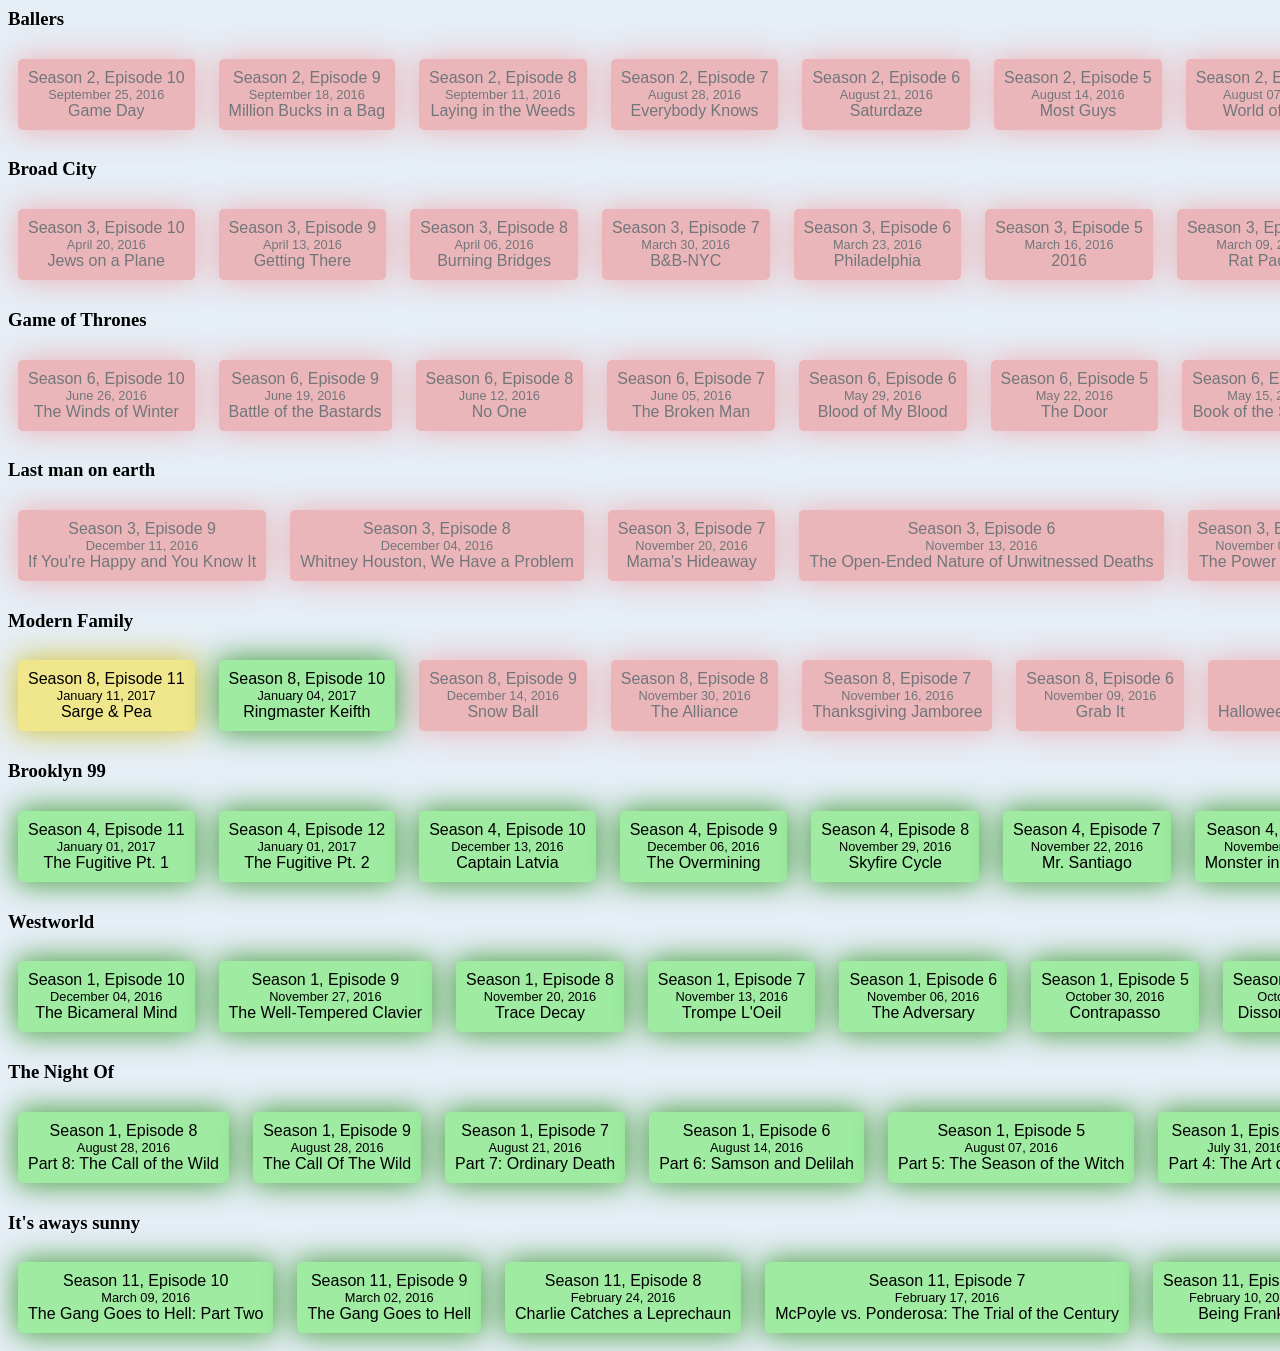
<file: index.html>
<head>
  <link href="head.html" rel="import" />
  <link href="styles.css" type="text/css" rel="stylesheet" />
</head>
<body>
  <div>
    <h3>Ballers</h3>
    <div style="white-space:nowrap">
      <div class="box seen">Season 2, Episode 10<br /><span class="aire_date">September 25, 2016</span><br />Game Day</div>
      <div class="box seen">Season 2, Episode 9<br /><span class="aire_date">September 18, 2016</span><br />Million Bucks in a Bag</div>
      <div class="box seen">Season 2, Episode 8<br /><span class="aire_date">September 11, 2016</span><br />Laying in the Weeds</div>
      <div class="box seen">Season 2, Episode 7<br /><span class="aire_date">August 28, 2016</span><br />Everybody Knows</div>
      <div class="box seen">Season 2, Episode 6<br /><span class="aire_date">August 21, 2016</span><br />Saturdaze</div>
      <div class="box seen">Season 2, Episode 5<br /><span class="aire_date">August 14, 2016</span><br />Most Guys</div>
      <div class="box seen">Season 2, Episode 4<br /><span class="aire_date">August 07, 2016</span><br />World of Hurt</div>
      <div class="box seen">Season 2, Episode 3<br /><span class="aire_date">July 31, 2016</span><br />Elidee</div>
      <div class="box seen">Season 2, Episode 2<br /><span class="aire_date">July 24, 2016</span><br />Enter the Temple</div>
      <div class="box seen">Season 2, Episode 1<br /><span class="aire_date">July 17, 2016</span><br />Face of the Franchise</div>
      <div class="box seen">Season 1, Episode 10<br /><span class="aire_date">August 23, 2015</span><br />Flamingos</div>
      <div class="box seen">Season 1, Episode 9<br /><span class="aire_date">August 16, 2015</span><br />Head-On</div>
      <div class="box seen">Season 1, Episode 8<br /><span class="aire_date">August 09, 2015</span><br />Gaslighting</div>
      <div class="box seen">Season 1, Episode 7<br /><span class="aire_date">August 02, 2015</span><br />Ends</div>
      <div class="box seen">Season 1, Episode 6<br /><span class="aire_date">July 26, 2015</span><br />Everything Is Everything</div>
      <div class="box seen">Season 1, Episode 5<br /><span class="aire_date">July 19, 2015</span><br />Machete Charge</div>
      <div class="box seen">Season 1, Episode 4<br /><span class="aire_date">July 12, 2015</span><br />Heads Will Roll</div>
      <div class="box seen">Season 1, Episode 3<br /><span class="aire_date">July 05, 2015</span><br />Move the Chains</div>
      <div class="box seen">Season 1, Episode 2<br /><span class="aire_date">June 28, 2015</span><br />Raise Up</div>
      <div class="box seen">Season 1, Episode 1<br /><span class="aire_date">June 21, 2015</span><br />Pilot</div>
    </div>
  </div>
  <div>
    <h3>Broad City</h3>
    <div style="white-space:nowrap">
      <div class="box seen">Season 3, Episode 10<br /><span class="aire_date">April 20, 2016</span><br />Jews on a Plane</div>
      <div class="box seen">Season 3, Episode 9<br /><span class="aire_date">April 13, 2016</span><br />Getting There</div>
      <div class="box seen">Season 3, Episode 8<br /><span class="aire_date">April 06, 2016</span><br />Burning Bridges</div>
      <div class="box seen">Season 3, Episode 7<br /><span class="aire_date">March 30, 2016</span><br />B&amp;B-NYC</div>
      <div class="box seen">Season 3, Episode 6<br /><span class="aire_date">March 23, 2016</span><br />Philadelphia</div>
      <div class="box seen">Season 3, Episode 5<br /><span class="aire_date">March 16, 2016</span><br />2016</div>
      <div class="box seen">Season 3, Episode 4<br /><span class="aire_date">March 09, 2016</span><br />Rat Pack</div>
      <div class="box seen">Season 3, Episode 3<br /><span class="aire_date">March 02, 2016</span><br />Game Over</div>
      <div class="box seen">Season 3, Episode 2<br /><span class="aire_date">February 24, 2016</span><br />Co-Op</div>
      <div class="box seen">Season 3, Episode 1<br /><span class="aire_date">February 17, 2016</span><br />Two Chainz</div>
      <div class="box seen">Season 2, Episode 10<br /><span class="aire_date">March 18, 2015</span><br />St. Mark&#39;s</div>
      <div class="box seen">Season 2, Episode 9<br /><span class="aire_date">March 11, 2015</span><br />Coat Check</div>
      <div class="box seen">Season 2, Episode 8<br /><span class="aire_date">March 04, 2015</span><br />Kirk Steele</div>
      <div class="box seen">Season 2, Episode 7<br /><span class="aire_date">February 25, 2015</span><br />Citizen Ship</div>
      <div class="box seen">Season 2, Episode 6<br /><span class="aire_date">February 18, 2015</span><br />The Matrix</div>
      <div class="box seen">Season 2, Episode 5<br /><span class="aire_date">February 11, 2015</span><br />Hashtag FOMO</div>
      <div class="box seen">Season 2, Episode 4<br /><span class="aire_date">February 04, 2015</span><br />Knockoffs</div>
      <div class="box seen">Season 2, Episode 3<br /><span class="aire_date">January 28, 2015</span><br />Wisdom Teeth</div>
      <div class="box seen">Season 2, Episode 2<br /><span class="aire_date">January 21, 2015</span><br />Mochalatta Chills</div>
      <div class="box seen">Season 2, Episode 1<br /><span class="aire_date">January 14, 2015</span><br />In Heat</div>
      <div class="box seen">Season 1, Episode 10<br /><span class="aire_date">March 26, 2014</span><br />The Last Supper</div>
      <div class="box seen">Season 1, Episode 9<br /><span class="aire_date">March 19, 2014</span><br />Apartment Hunters</div>
      <div class="box seen">Season 1, Episode 8<br /><span class="aire_date">March 12, 2014</span><br />Destination: Wedding</div>
      <div class="box seen">Season 1, Episode 7<br /><span class="aire_date">March 05, 2014</span><br />Hurricane Wanda</div>
      <div class="box seen">Season 1, Episode 6<br /><span class="aire_date">February 26, 2014</span><br />Stolen Phone</div>
      <div class="box seen">Season 1, Episode 5<br /><span class="aire_date">February 19, 2014</span><br />Fattest Asses</div>
      <div class="box seen">Season 1, Episode 4<br /><span class="aire_date">February 12, 2014</span><br />The Lockout</div>
      <div class="box seen">Season 1, Episode 3<br /><span class="aire_date">February 05, 2014</span><br />Working Girls</div>
      <div class="box seen">Season 1, Episode 2<br /><span class="aire_date">January 29, 2014</span><br />P*$$Y Weed</div>
      <div class="box seen">Season 1, Episode 1<br /><span class="aire_date">January 22, 2014</span><br />What a Wonderful World</div>
    </div>
  </div>
  <div>
    <h3>Game of Thrones</h3>
    <div style="white-space:nowrap">
      <div class="box seen">Season 6, Episode 10<br /><span class="aire_date">June 26, 2016</span><br />The Winds of Winter</div>
      <div class="box seen">Season 6, Episode 9<br /><span class="aire_date">June 19, 2016</span><br />Battle of the Bastards</div>
      <div class="box seen">Season 6, Episode 8<br /><span class="aire_date">June 12, 2016</span><br />No One</div>
      <div class="box seen">Season 6, Episode 7<br /><span class="aire_date">June 05, 2016</span><br />The Broken Man</div>
      <div class="box seen">Season 6, Episode 6<br /><span class="aire_date">May 29, 2016</span><br />Blood of My Blood</div>
      <div class="box seen">Season 6, Episode 5<br /><span class="aire_date">May 22, 2016</span><br />The Door</div>
      <div class="box seen">Season 6, Episode 4<br /><span class="aire_date">May 15, 2016</span><br />Book of the Stranger</div>
      <div class="box seen">Season 6, Episode 3<br /><span class="aire_date">May 08, 2016</span><br />Oathbreaker</div>
      <div class="box seen">Season 6, Episode 2<br /><span class="aire_date">May 01, 2016</span><br />Home</div>
      <div class="box seen">Season 6, Episode 1<br /><span class="aire_date">April 24, 2016</span><br />The Red Woman</div>
      <div class="box seen">Season 5, Episode 10<br /><span class="aire_date">June 14, 2015</span><br />Mother&#39;s Mercy</div>
      <div class="box seen">Season 5, Episode 9<br /><span class="aire_date">June 07, 2015</span><br />The Dance of Dragons</div>
      <div class="box seen">Season 5, Episode 8<br /><span class="aire_date">May 31, 2015</span><br />Hardhome</div>
      <div class="box seen">Season 5, Episode 7<br /><span class="aire_date">May 24, 2015</span><br />The Gift</div>
      <div class="box seen">Season 5, Episode 6<br /><span class="aire_date">May 17, 2015</span><br />Unbowed, Unbent, Unbroken</div>
      <div class="box seen">Season 5, Episode 5<br /><span class="aire_date">May 10, 2015</span><br />Kill the Boy</div>
      <div class="box seen">Season 5, Episode 4<br /><span class="aire_date">May 03, 2015</span><br />Sons of the Harpy</div>
      <div class="box seen">Season 5, Episode 3<br /><span class="aire_date">April 26, 2015</span><br />High Sparrow</div>
      <div class="box seen">Season 5, Episode 2<br /><span class="aire_date">April 19, 2015</span><br />The House of Black and White</div>
      <div class="box seen">Season 5, Episode 1<br /><span class="aire_date">April 12, 2015</span><br />The Wars to Come</div>
      <div class="box seen">Season 4, Episode 10<br /><span class="aire_date">June 15, 2014</span><br />The Children</div>
      <div class="box seen">Season 4, Episode 9<br /><span class="aire_date">June 08, 2014</span><br />The Watchers on the Wall</div>
      <div class="box seen">Season 4, Episode 8<br /><span class="aire_date">June 01, 2014</span><br />The Mountain and the Viper</div>
      <div class="box seen">Season 4, Episode 7<br /><span class="aire_date">May 18, 2014</span><br />Mockingbird</div>
      <div class="box seen">Season 4, Episode 6<br /><span class="aire_date">May 11, 2014</span><br />The Laws of Gods and Men</div>
      <div class="box seen">Season 4, Episode 5<br /><span class="aire_date">May 04, 2014</span><br />First of His Name</div>
      <div class="box seen">Season 4, Episode 4<br /><span class="aire_date">April 27, 2014</span><br />Oathkeeper</div>
      <div class="box seen">Season 4, Episode 3<br /><span class="aire_date">April 20, 2014</span><br />Breaker of Chains</div>
      <div class="box seen">Season 4, Episode 2<br /><span class="aire_date">April 13, 2014</span><br />The Lion and the Rose</div>
      <div class="box seen">Season 4, Episode 1<br /><span class="aire_date">April 06, 2014</span><br />Two Swords</div>
      <div class="box seen">Season 3, Episode 10<br /><span class="aire_date">June 09, 2013</span><br />Mhysa</div>
      <div class="box seen">Season 3, Episode 9<br /><span class="aire_date">June 02, 2013</span><br />The Rains of Castamere</div>
      <div class="box seen">Season 3, Episode 8<br /><span class="aire_date">May 19, 2013</span><br />Second Sons</div>
      <div class="box seen">Season 3, Episode 7<br /><span class="aire_date">May 12, 2013</span><br />The Bear and the Maiden Fair</div>
      <div class="box seen">Season 3, Episode 6<br /><span class="aire_date">May 05, 2013</span><br />The Climb</div>
      <div class="box seen">Season 3, Episode 5<br /><span class="aire_date">April 28, 2013</span><br />Kissed by Fire</div>
      <div class="box seen">Season 3, Episode 4<br /><span class="aire_date">April 21, 2013</span><br />And Now His Watch Has Ended</div>
      <div class="box seen">Season 3, Episode 3<br /><span class="aire_date">April 14, 2013</span><br />Walk of Punishment</div>
      <div class="box seen">Season 3, Episode 2<br /><span class="aire_date">April 07, 2013</span><br />Dark Wings, Dark Words</div>
      <div class="box seen">Season 3, Episode 1<br /><span class="aire_date">March 31, 2013</span><br />Valar Dohaeris</div>
      <div class="box seen">Season 2, Episode 10<br /><span class="aire_date">June 03, 2012</span><br />Valar Morghulis</div>
      <div class="box seen">Season 2, Episode 9<br /><span class="aire_date">May 27, 2012</span><br />Blackwater</div>
      <div class="box seen">Season 2, Episode 8<br /><span class="aire_date">May 20, 2012</span><br />The Prince of Winterfell</div>
      <div class="box seen">Season 2, Episode 7<br /><span class="aire_date">May 13, 2012</span><br />A Man Without Honor</div>
      <div class="box seen">Season 2, Episode 6<br /><span class="aire_date">May 06, 2012</span><br />The Old Gods and the New</div>
      <div class="box seen">Season 2, Episode 5<br /><span class="aire_date">April 29, 2012</span><br />The Ghost of Harrenhal</div>
      <div class="box seen">Season 2, Episode 4<br /><span class="aire_date">April 22, 2012</span><br />Garden of Bones</div>
      <div class="box seen">Season 2, Episode 3<br /><span class="aire_date">April 15, 2012</span><br />What Is Dead May Never Die</div>
      <div class="box seen">Season 2, Episode 2<br /><span class="aire_date">April 08, 2012</span><br />The Night Lands</div>
      <div class="box seen">Season 2, Episode 1<br /><span class="aire_date">April 01, 2012</span><br />The North Remembers</div>
      <div class="box seen">Season 1, Episode 10<br /><span class="aire_date">June 19, 2011</span><br />Fire and Blood</div>
      <div class="box seen">Season 1, Episode 9<br /><span class="aire_date">June 12, 2011</span><br />Baelor</div>
      <div class="box seen">Season 1, Episode 8<br /><span class="aire_date">June 05, 2011</span><br />The Pointy End</div>
      <div class="box seen">Season 1, Episode 7<br /><span class="aire_date">May 29, 2011</span><br />You Win or You Die</div>
      <div class="box seen">Season 1, Episode 6<br /><span class="aire_date">May 22, 2011</span><br />A Golden Crown</div>
      <div class="box seen">Season 1, Episode 5<br /><span class="aire_date">May 15, 2011</span><br />The Wolf and the Lion</div>
      <div class="box seen">Season 1, Episode 4<br /><span class="aire_date">May 08, 2011</span><br />Cripples, Bastards and Broken Things</div>
      <div class="box seen">Season 1, Episode 3<br /><span class="aire_date">May 01, 2011</span><br />Lord Snow</div>
      <div class="box seen">Season 1, Episode 2<br /><span class="aire_date">April 24, 2011</span><br />The Kingsroad</div>
      <div class="box seen">Season 1, Episode 1<br /><span class="aire_date">April 17, 2011</span><br />Winter Is Coming</div>
    </div>
  </div>
  <div>
    <h3>Last man on earth</h3>
    <div style="white-space:nowrap">
      <div class="box seen">Season 3, Episode 9<br /><span class="aire_date">December 11, 2016</span><br />If You&#39;re Happy and You Know It</div>
      <div class="box seen">Season 3, Episode 8<br /><span class="aire_date">December 04, 2016</span><br />Whitney Houston, We Have a Problem</div>
      <div class="box seen">Season 3, Episode 7<br /><span class="aire_date">November 20, 2016</span><br />Mama&#39;s Hideaway</div>
      <div class="box seen">Season 3, Episode 6<br /><span class="aire_date">November 13, 2016</span><br />The Open-Ended Nature of Unwitnessed Deaths</div>
      <div class="box seen">Season 3, Episode 5<br /><span class="aire_date">November 06, 2016</span><br />The Power of Power</div>
      <div class="box seen">Season 3, Episode 4<br /><span class="aire_date">October 23, 2016</span><br />Five Hoda Kotbs</div>
      <div class="box seen">Season 3, Episode 3<br /><span class="aire_date">October 16, 2016</span><br />You&#39;re All Going to Diet</div>
      <div class="box seen">Season 3, Episode 2<br /><span class="aire_date">October 02, 2016</span><br />The Wild Guess Express</div>
      <div class="box seen">Season 3, Episode 1<br /><span class="aire_date">September 25, 2016</span><br />General Breast Theme With Cobras</div>
      <div class="box seen">Season 2, Episode 18<br /><span class="aire_date">May 15, 2016</span><br />30 Years of Science Down the Tubes</div>
      <div class="box seen">Season 2, Episode 17<br /><span class="aire_date">May 08, 2016</span><br />Smart and Stupid</div>
      <div class="box seen">Season 2, Episode 16<br /><span class="aire_date">April 24, 2016</span><br />Falling Slowly</div>
      <div class="box seen">Season 2, Episode 15<br /><span class="aire_date">April 17, 2016</span><br />Fourth Finger</div>
      <div class="box seen">Season 2, Episode 14<br /><span class="aire_date">April 10, 2016</span><br />Skidmark</div>
      <div class="box seen">Season 2, Episode 13<br /><span class="aire_date">April 03, 2016</span><br />Fish in the Dish</div>
      <div class="box seen">Season 2, Episode 12<br /><span class="aire_date">March 13, 2016</span><br />Valhalla</div>
      <div class="box seen">Season 2, Episode 11<br /><span class="aire_date">March 06, 2016</span><br />Pitch Black</div>
      <div class="box seen">Season 2, Episode 10<br /><span class="aire_date">December 13, 2015</span><br />Silent Night</div>
      <div class="box seen">Season 2, Episode 9<br /><span class="aire_date">December 06, 2015</span><br />Secret Santa</div>
      <div class="box seen">Season 2, Episode 8<br /><span class="aire_date">November 22, 2015</span><br />No Bull</div>
      <div class="box seen">Season 2, Episode 7<br /><span class="aire_date">November 15, 2015</span><br />Baby Steps</div>
      <div class="box seen">Season 2, Episode 6<br /><span class="aire_date">November 08, 2015</span><br />A Real Live Wire</div>
      <div class="box seen">Season 2, Episode 5<br /><span class="aire_date">October 25, 2015</span><br />Crickets</div>
      <div class="box seen">Season 2, Episode 4<br /><span class="aire_date">October 18, 2015</span><br />C to the T</div>
      <div class="box seen">Season 2, Episode 3<br /><span class="aire_date">October 11, 2015</span><br />Dead Man Walking</div>
      <div class="box seen">Season 2, Episode 2<br /><span class="aire_date">October 04, 2015</span><br />The Boo</div>
      <div class="box seen">Season 2, Episode 1<br /><span class="aire_date">September 27, 2015</span><br />Is There Anybody Out There?</div>
      <div class="box seen">Season 1, Episode 13<br /><span class="aire_date">May 03, 2015</span><br />Screw the Moon</div>
      <div class="box seen">Season 1, Episode 12<br /><span class="aire_date">April 26, 2015</span><br />The Tandyman Can</div>
      <div class="box seen">Season 1, Episode 11<br /><span class="aire_date">April 19, 2015</span><br />Moved To Tampa</div>
      <div class="box seen">Season 1, Episode 10<br /><span class="aire_date">April 12, 2015</span><br />Pranks for Nothin&#39;</div>
      <div class="box seen">Season 1, Episode 9<br /><span class="aire_date">April 12, 2015</span><br />The Do-Over</div>
      <div class="box seen">Season 1, Episode 8<br /><span class="aire_date">March 29, 2015</span><br />Mooovin&#39; In</div>
      <div class="box seen">Season 1, Episode 7<br /><span class="aire_date">March 29, 2015</span><br />She Drives Me Crazy</div>
      <div class="box seen">Season 1, Episode 6<br /><span class="aire_date">March 22, 2015</span><br />Some Friggin&#39; Fat Guy</div>
      <div class="box seen">Season 1, Episode 5<br /><span class="aire_date">March 22, 2015</span><br />Dunk the Skunk</div>
      <div class="box seen">Season 1, Episode 4<br /><span class="aire_date">March 15, 2015</span><br />Sweet Melissa</div>
      <div class="box seen">Season 1, Episode 3<br /><span class="aire_date">March 08, 2015</span><br />Raisin Balls and Wedding Bells</div>
    </div>
  </div>
  <div>
    <h3>Modern Family</h3>
    <div style="white-space:nowrap">
      <div class="box future">Season 8, Episode 11<br /><span class="aire_date">January 11, 2017</span><br />Sarge &amp; Pea</div>
      <div class="box new">Season 8, Episode 10<br /><span class="aire_date">January 04, 2017</span><br />Ringmaster Keifth</div>
      <div class="box seen">Season 8, Episode 9<br /><span class="aire_date">December 14, 2016</span><br />Snow Ball</div>
      <div class="box seen">Season 8, Episode 8<br /><span class="aire_date">November 30, 2016</span><br />The Alliance</div>
      <div class="box seen">Season 8, Episode 7<br /><span class="aire_date">November 16, 2016</span><br />Thanksgiving Jamboree</div>
      <div class="box seen">Season 8, Episode 6<br /><span class="aire_date">November 09, 2016</span><br />Grab It</div>
      <div class="box seen">Season 8, Episode 5<br /><span class="aire_date">October 26, 2016</span><br />Halloween 4: The Revenge of Rod Skyhook</div>
      <div class="box seen">Season 8, Episode 4<br /><span class="aire_date">October 12, 2016</span><br />Weathering Heights</div>
      <div class="box seen">Season 8, Episode 3<br /><span class="aire_date">October 05, 2016</span><br />Blindsided</div>
      <div class="box seen">Season 8, Episode 2<br /><span class="aire_date">September 28, 2016</span><br />A Stereotypical Day</div>
      <div class="box seen">Season 8, Episode 1<br /><span class="aire_date">September 21, 2016</span><br />A Tale of Three Cities</div>
      <div class="box seen">Season 7, Episode 22<br /><span class="aire_date">May 18, 2016</span><br />Double-Click</div>
      <div class="box seen">Season 7, Episode 21<br /><span class="aire_date">May 11, 2016</span><br />Crazy Train</div>
      <div class="box seen">Season 7, Episode 20<br /><span class="aire_date">May 04, 2016</span><br />Promposal</div>
      <div class="box seen">Season 7, Episode 19<br /><span class="aire_date">April 13, 2016</span><br />Man Shouldn&#39;t Lie</div>
      <div class="box seen">Season 7, Episode 18<br /><span class="aire_date">April 06, 2016</span><br />The Party</div>
      <div class="box seen">Season 7, Episode 17<br /><span class="aire_date">March 23, 2016</span><br />Express Yourself</div>
      <div class="box seen">Season 7, Episode 16<br /><span class="aire_date">March 16, 2016</span><br />The Cover-Up</div>
      <div class="box seen">Season 7, Episode 15<br /><span class="aire_date">March 02, 2016</span><br />I Don&#39;t Know How She Does It</div>
      <div class="box seen">Season 7, Episode 14<br /><span class="aire_date">February 24, 2016</span><br />The Storm</div>
      <div class="box seen">Season 7, Episode 13<br /><span class="aire_date">February 17, 2016</span><br />Thunk in the Trunk</div>
      <div class="box seen">Season 7, Episode 12<br /><span class="aire_date">February 10, 2016</span><br />Clean for a Day</div>
      <div class="box seen">Season 7, Episode 11<br /><span class="aire_date">January 13, 2016</span><br />Spread Your Wings</div>
      <div class="box seen">Season 7, Episode 10<br /><span class="aire_date">January 06, 2016</span><br />Playdates</div>
      <div class="box seen">Season 7, Episode 9<br /><span class="aire_date">December 09, 2015</span><br />White Christmas</div>
      <div class="box seen">Season 7, Episode 8<br /><span class="aire_date">December 02, 2015</span><br />Clean Out Your Junk Drawer</div>
      <div class="box seen">Season 7, Episode 7<br /><span class="aire_date">November 18, 2015</span><br />Phil&#39;s Sexy, Sexy House</div>
      <div class="box seen">Season 7, Episode 6<br /><span class="aire_date">November 11, 2015</span><br />The More You Ignore Me</div>
      <div class="box seen">Season 7, Episode 5<br /><span class="aire_date">October 21, 2015</span><br />The Verdict</div>
      <div class="box seen">Season 7, Episode 4<br /><span class="aire_date">October 14, 2015</span><br />She Crazy</div>
      <div class="box seen">Season 7, Episode 3<br /><span class="aire_date">October 07, 2015</span><br />The Closet Case</div>
      <div class="box seen">Season 7, Episode 2<br /><span class="aire_date">September 30, 2015</span><br />The Day Alex Left for College</div>
      <div class="box seen">Season 7, Episode 1<br /><span class="aire_date">September 23, 2015</span><br />Summer Lovin&#39;</div>
      <div class="box seen">Season 6, Episode 24<br /><span class="aire_date">May 20, 2015</span><br />American Skyper</div>
      <div class="box seen">Season 6, Episode 23<br /><span class="aire_date">May 13, 2015</span><br />Crying Out Loud</div>
      <div class="box seen">Season 6, Episode 22<br /><span class="aire_date">May 06, 2015</span><br />Patriot Games</div>
      <div class="box seen">Season 6, Episode 21<br /><span class="aire_date">April 29, 2015</span><br />Integrity</div>
      <div class="box seen">Season 6, Episode 20<br /><span class="aire_date">April 22, 2015</span><br />Knock &#39;Em Down</div>
      <div class="box seen">Season 6, Episode 19<br /><span class="aire_date">April 01, 2015</span><br />Grill, Interrupted</div>
      <div class="box seen">Season 6, Episode 18<br /><span class="aire_date">March 25, 2015</span><br />Spring Break</div>
      <div class="box seen">Season 6, Episode 17<br /><span class="aire_date">March 04, 2015</span><br />Closet? You&#39;ll Love It!</div>
      <div class="box seen">Season 6, Episode 16<br /><span class="aire_date">February 25, 2015</span><br />Connection Lost</div>
      <div class="box seen">Season 6, Episode 15<br /><span class="aire_date">February 18, 2015</span><br />Fight or Flight</div>
      <div class="box seen">Season 6, Episode 14<br /><span class="aire_date">February 11, 2015</span><br />Valentine&#39;s Day 4: Twisted Sister</div>
      <div class="box seen">Season 6, Episode 13<br /><span class="aire_date">February 04, 2015</span><br />Rash Decisions</div>
      <div class="box seen">Season 6, Episode 12<br /><span class="aire_date">January 14, 2015</span><br />The Big Guns</div>
      <div class="box seen">Season 6, Episode 11<br /><span class="aire_date">January 07, 2015</span><br />The Day We Almost Died</div>
      <div class="box seen">Season 6, Episode 10<br /><span class="aire_date">December 10, 2014</span><br />Haley&#39;s 21st Birthday</div>
      <div class="box seen">Season 6, Episode 9<br /><span class="aire_date">December 03, 2014</span><br />Strangers in the Night</div>
      <div class="box seen">Season 6, Episode 8<br /><span class="aire_date">November 19, 2014</span><br />Three Turkeys</div>
      <div class="box seen">Season 6, Episode 7<br /><span class="aire_date">November 12, 2014</span><br />Queer Eyes, Full Hearts</div>
      <div class="box seen">Season 6, Episode 6<br /><span class="aire_date">October 29, 2014</span><br />Halloween 3: AwesomeLand</div>
      <div class="box seen">Season 6, Episode 5<br /><span class="aire_date">October 22, 2014</span><br />Won&#39;t You Be Our Neighbor</div>
      <div class="box seen">Season 6, Episode 4<br /><span class="aire_date">October 15, 2014</span><br />Marco Polo</div>
      <div class="box seen">Season 6, Episode 3<br /><span class="aire_date">October 08, 2014</span><br />The Cold</div>
      <div class="box seen">Season 6, Episode 2<br /><span class="aire_date">October 01, 2014</span><br />Do Not Push</div>
      <div class="box seen">Season 6, Episode 1<br /><span class="aire_date">September 24, 2014</span><br />The Long Honeymoon</div>
      <div class="box seen">Season 5, Episode 24<br /><span class="aire_date">May 21, 2014</span><br />The Wedding</div>
      <div class="box seen">Season 5, Episode 23<br /><span class="aire_date">May 14, 2014</span><br />The Wedding</div>
      <div class="box seen">Season 5, Episode 22<br /><span class="aire_date">May 07, 2014</span><br />Message Received</div>
      <div class="box seen">Season 5, Episode 21<br /><span class="aire_date">April 30, 2014</span><br />Sleeper</div>
      <div class="box seen">Season 5, Episode 20<br /><span class="aire_date">April 23, 2014</span><br />Australia</div>
      <div class="box seen">Season 5, Episode 19<br /><span class="aire_date">April 02, 2014</span><br />A Hard Jay&#39;s Night</div>
      <div class="box seen">Season 5, Episode 18<br /><span class="aire_date">March 26, 2014</span><br />Las Vegas</div>
      <div class="box seen">Season 5, Episode 17<br /><span class="aire_date">March 12, 2014</span><br />Other People&#39;s Children</div>
      <div class="box seen">Season 5, Episode 16<br /><span class="aire_date">March 05, 2014</span><br />Spring-a-Ding-Fling</div>
      <div class="box seen">Season 5, Episode 15<br /><span class="aire_date">February 26, 2014</span><br />The Feud</div>
      <div class="box seen">Season 5, Episode 14<br /><span class="aire_date">February 05, 2014</span><br />iSpy</div>
      <div class="box seen">Season 5, Episode 13<br /><span class="aire_date">January 22, 2014</span><br />Three Dinners</div>
      <div class="box seen">Season 5, Episode 12<br /><span class="aire_date">January 15, 2014</span><br />Under Pressure</div>
      <div class="box seen">Season 5, Episode 11<br /><span class="aire_date">January 08, 2014</span><br />And One to Grow On</div>
      <div class="box seen">Season 5, Episode 10<br /><span class="aire_date">December 11, 2013</span><br />The Old Man &amp; the Tree</div>
      <div class="box seen">Season 5, Episode 9<br /><span class="aire_date">December 04, 2013</span><br />The Big Game</div>
      <div class="box seen">Season 5, Episode 8<br /><span class="aire_date">November 20, 2013</span><br />ClosetCon &#39;13</div>
      <div class="box seen">Season 5, Episode 7<br /><span class="aire_date">November 13, 2013</span><br />A Fair to Remember</div>
      <div class="box seen">Season 5, Episode 6<br /><span class="aire_date">October 23, 2013</span><br />The Help</div>
      <div class="box seen">Season 5, Episode 5<br /><span class="aire_date">October 16, 2013</span><br />The Late Show</div>
      <div class="box seen">Season 5, Episode 4<br /><span class="aire_date">October 09, 2013</span><br />Farm Strong</div>
      <div class="box seen">Season 5, Episode 3<br /><span class="aire_date">October 02, 2013</span><br />Larry&#39;s Wife</div>
      <div class="box seen">Season 5, Episode 2<br /><span class="aire_date">September 25, 2013</span><br />First Days</div>
      <div class="box seen">Season 5, Episode 1<br /><span class="aire_date">September 25, 2013</span><br />Suddenly, Last Summer</div>
      <div class="box seen">Season 4, Episode 24<br /><span class="aire_date">May 22, 2013</span><br />Goodnight Gracie</div>
      <div class="box seen">Season 4, Episode 23<br /><span class="aire_date">May 15, 2013</span><br />Games People Play</div>
      <div class="box seen">Season 4, Episode 22<br /><span class="aire_date">May 08, 2013</span><br />My Hero</div>
      <div class="box seen">Season 4, Episode 21<br /><span class="aire_date">May 01, 2013</span><br />Career Day</div>
      <div class="box seen">Season 4, Episode 20<br /><span class="aire_date">April 10, 2013</span><br />Flip Flop</div>
      <div class="box seen">Season 4, Episode 19<br /><span class="aire_date">April 03, 2013</span><br />The Future Dunphys</div>
      <div class="box seen">Season 4, Episode 18<br /><span class="aire_date">March 27, 2013</span><br />The Wow Factor</div>
      <div class="box seen">Season 4, Episode 17<br /><span class="aire_date">February 27, 2013</span><br />Best Men</div>
      <div class="box seen">Season 4, Episode 16<br /><span class="aire_date">February 20, 2013</span><br />Bad Hair Day</div>
      <div class="box seen">Season 4, Episode 15<br /><span class="aire_date">February 13, 2013</span><br />Heart Broken</div>
      <div class="box seen">Season 4, Episode 14<br /><span class="aire_date">February 06, 2013</span><br />A Slight at the Opera</div>
      <div class="box seen">Season 4, Episode 13<br /><span class="aire_date">January 23, 2013</span><br />Fulgencio</div>
      <div class="box seen">Season 4, Episode 12<br /><span class="aire_date">January 16, 2013</span><br />Party Crasher</div>
      <div class="box seen">Season 4, Episode 11<br /><span class="aire_date">January 09, 2013</span><br />New Year&#39;s Eve</div>
      <div class="box seen">Season 4, Episode 10<br /><span class="aire_date">December 12, 2012</span><br />Diamond in the Rough</div>
      <div class="box seen">Season 4, Episode 9<br /><span class="aire_date">November 28, 2012</span><br />When a Tree Falls</div>
      <div class="box seen">Season 4, Episode 8<br /><span class="aire_date">November 14, 2012</span><br />Mistery Date</div>
      <div class="box seen">Season 4, Episode 7<br /><span class="aire_date">November 07, 2012</span><br />Arrested</div>
      <div class="box seen">Season 4, Episode 6<br /><span class="aire_date">October 31, 2012</span><br />Yard Sale</div>
      <div class="box seen">Season 4, Episode 5<br /><span class="aire_date">October 24, 2012</span><br />Open House of Horrors</div>
      <div class="box seen">Season 4, Episode 4<br /><span class="aire_date">October 17, 2012</span><br />The Butler&#39;s Escape</div>
      <div class="box seen">Season 4, Episode 3<br /><span class="aire_date">October 10, 2012</span><br />Snip</div>
      <div class="box seen">Season 4, Episode 2<br /><span class="aire_date">October 10, 2012</span><br />Schooled</div>
      <div class="box seen">Season 4, Episode 1<br /><span class="aire_date">September 26, 2012</span><br />Bringing Up Baby</div>
      <div class="box seen">Season 3, Episode 24<br /><span class="aire_date">May 23, 2012</span><br />Baby on Board</div>
      <div class="box seen">Season 3, Episode 23<br /><span class="aire_date">May 16, 2012</span><br />Tableau Vivant</div>
      <div class="box seen">Season 3, Episode 22<br /><span class="aire_date">May 09, 2012</span><br />Disneyland</div>
      <div class="box seen">Season 3, Episode 21<br /><span class="aire_date">May 02, 2012</span><br />Planes, Trains and Cars</div>
      <div class="box seen">Season 3, Episode 20<br /><span class="aire_date">April 18, 2012</span><br />The Last Walt</div>
      <div class="box seen">Season 3, Episode 19<br /><span class="aire_date">April 11, 2012</span><br />Election Day</div>
      <div class="box seen">Season 3, Episode 18<br /><span class="aire_date">March 14, 2012</span><br />Send Out the Clowns</div>
      <div class="box seen">Season 3, Episode 17<br /><span class="aire_date">February 29, 2012</span><br />Leap Day</div>
      <div class="box seen">Season 3, Episode 16<br /><span class="aire_date">February 22, 2012</span><br />Virgin Territory</div>
      <div class="box seen">Season 3, Episode 15<br /><span class="aire_date">February 15, 2012</span><br />Aunt Mommy</div>
      <div class="box seen">Season 3, Episode 14<br /><span class="aire_date">February 08, 2012</span><br />Me? Jealous?</div>
      <div class="box seen">Season 3, Episode 13<br /><span class="aire_date">January 18, 2012</span><br />Little Bo Bleep</div>
      <div class="box seen">Season 3, Episode 12<br /><span class="aire_date">January 11, 2012</span><br />Egg Drop</div>
      <div class="box seen">Season 3, Episode 11<br /><span class="aire_date">January 04, 2012</span><br />Lifetime Supply</div>
      <div class="box seen">Season 3, Episode 10<br /><span class="aire_date">December 07, 2011</span><br />Express Christmas</div>
      <div class="box seen">Season 3, Episode 9<br /><span class="aire_date">November 23, 2011</span><br />Punkin Chunkin</div>
      <div class="box seen">Season 3, Episode 8<br /><span class="aire_date">November 16, 2011</span><br />After the Fire</div>
      <div class="box seen">Season 3, Episode 7<br /><span class="aire_date">November 02, 2011</span><br />Treehouse</div>
      <div class="box seen">Season 3, Episode 6<br /><span class="aire_date">October 19, 2011</span><br />Go Bullfrogs!</div>
      <div class="box seen">Season 3, Episode 5<br /><span class="aire_date">October 12, 2011</span><br />Hit and Run</div>
      <div class="box seen">Season 3, Episode 4<br /><span class="aire_date">October 05, 2011</span><br />Door to Door</div>
      <div class="box seen">Season 3, Episode 3<br /><span class="aire_date">September 28, 2011</span><br />Phil on Wire</div>
      <div class="box seen">Season 3, Episode 2<br /><span class="aire_date">September 21, 2011</span><br />When Good Kids Go Bad</div>
      <div class="box seen">Season 3, Episode 1<br /><span class="aire_date">September 21, 2011</span><br />Dude Ranch</div>
      <div class="box seen">Season 2, Episode 24<br /><span class="aire_date">May 25, 2011</span><br />The One That Got Away</div>
      <div class="box seen">Season 2, Episode 23<br /><span class="aire_date">May 18, 2011</span><br />See You Next Fall</div>
      <div class="box seen">Season 2, Episode 22<br /><span class="aire_date">May 11, 2011</span><br />Good Cop Bad Dog</div>
      <div class="box seen">Season 2, Episode 21<br /><span class="aire_date">May 04, 2011</span><br />Mother&#39;s Day</div>
      <div class="box seen">Season 2, Episode 20<br /><span class="aire_date">April 20, 2011</span><br />Someone to Watch Over Lily</div>
      <div class="box seen">Season 2, Episode 19<br /><span class="aire_date">April 13, 2011</span><br />The Musical Man</div>
      <div class="box seen">Season 2, Episode 18<br /><span class="aire_date">March 23, 2011</span><br />Boys&#39; Night</div>
      <div class="box seen">Season 2, Episode 17<br /><span class="aire_date">March 02, 2011</span><br />Two Monkeys and a Panda</div>
      <div class="box seen">Season 2, Episode 16<br /><span class="aire_date">February 23, 2011</span><br />Regrets Only</div>
      <div class="box seen">Season 2, Episode 15<br /><span class="aire_date">February 16, 2011</span><br />Princess Party</div>
      <div class="box seen">Season 2, Episode 14<br /><span class="aire_date">February 09, 2011</span><br />Bixby&#39;s Back</div>
      <div class="box seen">Season 2, Episode 13<br /><span class="aire_date">January 19, 2011</span><br />Caught in the Act</div>
      <div class="box seen">Season 2, Episode 12<br /><span class="aire_date">January 12, 2011</span><br />Our Children, Ourselves</div>
      <div class="box seen">Season 2, Episode 11<br /><span class="aire_date">January 05, 2011</span><br />Slow Down Your Neighbors</div>
      <div class="box seen">Season 2, Episode 10<br /><span class="aire_date">December 08, 2010</span><br />Dance Dance Revelation</div>
      <div class="box seen">Season 2, Episode 9<br /><span class="aire_date">November 24, 2010</span><br />Mother Tucker</div>
      <div class="box seen">Season 2, Episode 8<br /><span class="aire_date">November 17, 2010</span><br />Manny Get Your Gun</div>
      <div class="box seen">Season 2, Episode 7<br /><span class="aire_date">November 03, 2010</span><br />Chirp</div>
      <div class="box seen">Season 2, Episode 6<br /><span class="aire_date">October 27, 2010</span><br />Halloween</div>
      <div class="box seen">Season 2, Episode 5<br /><span class="aire_date">October 20, 2010</span><br />Unplugged</div>
      <div class="box seen">Season 2, Episode 4<br /><span class="aire_date">October 13, 2010</span><br />Strangers on a Treadmill</div>
      <div class="box seen">Season 2, Episode 3<br /><span class="aire_date">October 06, 2010</span><br />Earthquake</div>
      <div class="box seen">Season 2, Episode 2<br /><span class="aire_date">September 29, 2010</span><br />The Kiss</div>
      <div class="box seen">Season 2, Episode 1<br /><span class="aire_date">September 22, 2010</span><br />The Old Wagon</div>
      <div class="box seen">Season 1, Episode 24<br /><span class="aire_date">May 19, 2010</span><br />Family Portrait</div>
      <div class="box seen">Season 1, Episode 23<br /><span class="aire_date">May 12, 2010</span><br />Hawaii</div>
      <div class="box seen">Season 1, Episode 22<br /><span class="aire_date">May 05, 2010</span><br />Airport 2010</div>
      <div class="box seen">Season 1, Episode 21<br /><span class="aire_date">April 28, 2010</span><br />Travels With Scout</div>
      <div class="box seen">Season 1, Episode 20<br /><span class="aire_date">April 14, 2010</span><br />Benched</div>
      <div class="box seen">Season 1, Episode 19<br /><span class="aire_date">March 31, 2010</span><br />Game Changer</div>
      <div class="box seen">Season 1, Episode 18<br /><span class="aire_date">March 24, 2010</span><br />Starry Night</div>
      <div class="box seen">Season 1, Episode 17<br /><span class="aire_date">March 10, 2010</span><br />Truth Be Told</div>
      <div class="box seen">Season 1, Episode 16<br /><span class="aire_date">March 03, 2010</span><br />Fears</div>
      <div class="box seen">Season 1, Episode 15<br /><span class="aire_date">February 10, 2010</span><br />My Funky Valentine</div>
      <div class="box seen">Season 1, Episode 14<br /><span class="aire_date">February 03, 2010</span><br />Moon Landing</div>
      <div class="box seen">Season 1, Episode 13<br /><span class="aire_date">January 20, 2010</span><br />Fifteen Percent</div>
      <div class="box seen">Season 1, Episode 12<br /><span class="aire_date">January 13, 2010</span><br />Not in My House</div>
      <div class="box seen">Season 1, Episode 11<br /><span class="aire_date">January 06, 2010</span><br />Up All Night</div>
      <div class="box seen">Season 1, Episode 10<br /><span class="aire_date">December 09, 2009</span><br />Undeck the Halls</div>
      <div class="box seen">Season 1, Episode 9<br /><span class="aire_date">November 25, 2009</span><br />Fizbo</div>
      <div class="box seen">Season 1, Episode 8<br /><span class="aire_date">November 18, 2009</span><br />Great Expectations</div>
      <div class="box seen">Season 1, Episode 7<br /><span class="aire_date">November 04, 2009</span><br />En Garde</div>
      <div class="box seen">Season 1, Episode 6<br /><span class="aire_date">October 28, 2009</span><br />Run for Your Wife</div>
      <div class="box seen">Season 1, Episode 5<br /><span class="aire_date">October 21, 2009</span><br />Coal Digger</div>
      <div class="box seen">Season 1, Episode 4<br /><span class="aire_date">October 14, 2009</span><br />The Incident</div>
      <div class="box seen">Season 1, Episode 3<br /><span class="aire_date">October 07, 2009</span><br />Come Fly With Me</div>
      <div class="box seen">Season 1, Episode 2<br /><span class="aire_date">September 30, 2009</span><br />The Bicycle Thief</div>
      <div class="box seen">Season 1, Episode 1<br /><span class="aire_date">September 23, 2009</span><br />Pilot</div>
    </div>
  </div>
  <div>
    <h3>Brooklyn 99</h3>
    <div style="white-space:nowrap">
      <div class="box new">Season 4, Episode 11<br /><span class="aire_date">January 01, 2017</span><br />The Fugitive Pt. 1</div>
      <div class="box new">Season 4, Episode 12<br /><span class="aire_date">January 01, 2017</span><br />The Fugitive Pt. 2</div>
      <div class="box new">Season 4, Episode 10<br /><span class="aire_date">December 13, 2016</span><br />Captain Latvia</div>
      <div class="box new">Season 4, Episode 9<br /><span class="aire_date">December 06, 2016</span><br />The Overmining</div>
      <div class="box new">Season 4, Episode 8<br /><span class="aire_date">November 29, 2016</span><br />Skyfire Cycle</div>
      <div class="box new">Season 4, Episode 7<br /><span class="aire_date">November 22, 2016</span><br />Mr. Santiago</div>
      <div class="box new">Season 4, Episode 6<br /><span class="aire_date">November 15, 2016</span><br />Monster in the Closet</div>
      <div class="box new">Season 4, Episode 5<br /><span class="aire_date">October 18, 2016</span><br />Halloween IV</div>
      <div class="box new">Season 4, Episode 4<br /><span class="aire_date">October 11, 2016</span><br />The Night Shift</div>
      <div class="box new">Season 4, Episode 3<br /><span class="aire_date">October 04, 2016</span><br />Coral Palms, Pt. 3</div>
      <div class="box new">Season 4, Episode 2<br /><span class="aire_date">September 27, 2016</span><br />Coral Palms, Pt. 2</div>
      <div class="box seen">Season 4, Episode 1<br /><span class="aire_date">September 20, 2016</span><br />Coral Palms, Pt. 1</div>
      <div class="box seen">Season 3, Episode 23<br /><span class="aire_date">April 19, 2016</span><br />Greg and Larry</div>
      <div class="box seen">Season 3, Episode 22<br /><span class="aire_date">April 12, 2016</span><br />Bureau</div>
      <div class="box seen">Season 3, Episode 21<br /><span class="aire_date">April 05, 2016</span><br />Maximum Security</div>
      <div class="box seen">Season 3, Episode 20<br /><span class="aire_date">March 29, 2016</span><br />Paranoia</div>
      <div class="box seen">Season 3, Episode 19<br /><span class="aire_date">March 15, 2016</span><br />Terry Kitties</div>
      <div class="box seen">Season 3, Episode 18<br /><span class="aire_date">March 01, 2016</span><br />Cheddar</div>
      <div class="box seen">Season 3, Episode 17<br /><span class="aire_date">February 23, 2016</span><br />Adrian Pimento</div>
      <div class="box seen">Season 3, Episode 16<br /><span class="aire_date">February 16, 2016</span><br />House Mouses</div>
      <div class="box seen">Season 3, Episode 15<br /><span class="aire_date">February 09, 2016</span><br />The 9-8</div>
      <div class="box seen">Season 3, Episode 14<br /><span class="aire_date">February 02, 2016</span><br />Karen Peralta</div>
      <div class="box seen">Season 3, Episode 13<br /><span class="aire_date">January 26, 2016</span><br />The Cruise</div>
      <div class="box seen">Season 3, Episode 12<br /><span class="aire_date">January 19, 2016</span><br />9 Days</div>
      <div class="box seen">Season 3, Episode 10<br /><span class="aire_date">December 13, 2015</span><br />Yippie Kayak</div>
      <div class="box seen">Season 3, Episode 9<br /><span class="aire_date">December 06, 2015</span><br />The Swedes</div>
      <div class="box seen">Season 3, Episode 8<br /><span class="aire_date">November 22, 2015</span><br />Ava</div>
      <div class="box seen">Season 3, Episode 7<br /><span class="aire_date">November 15, 2015</span><br />The Mattress</div>
      <div class="box seen">Season 3, Episode 6<br /><span class="aire_date">November 08, 2015</span><br />Into the Woods</div>
      <div class="box seen">Season 3, Episode 5<br /><span class="aire_date">October 25, 2015</span><br />Halloween, Part III</div>
      <div class="box seen">Season 3, Episode 4<br /><span class="aire_date">October 18, 2015</span><br />The Oolong Slayer</div>
      <div class="box seen">Season 3, Episode 3<br /><span class="aire_date">October 11, 2015</span><br />Boyle&#39;s Hunch</div>
      <div class="box seen">Season 3, Episode 2<br /><span class="aire_date">October 04, 2015</span><br />The Funeral</div>
      <div class="box seen">Season 3, Episode 1<br /><span class="aire_date">September 27, 2015</span><br />New Captain</div>
      <div class="box seen">Season 2, Episode 23<br /><span class="aire_date">May 17, 2015</span><br />Johnny and Dora</div>
      <div class="box seen">Season 2, Episode 22<br /><span class="aire_date">May 10, 2015</span><br />The Chopper</div>
      <div class="box seen">Season 2, Episode 21<br /><span class="aire_date">May 03, 2015</span><br />Det. Dave Majors</div>
      <div class="box seen">Season 2, Episode 20<br /><span class="aire_date">April 26, 2015</span><br />AC/DC</div>
      <div class="box seen">Season 2, Episode 19<br /><span class="aire_date">March 15, 2015</span><br />Sabotage</div>
      <div class="box seen">Season 2, Episode 18<br /><span class="aire_date">March 08, 2015</span><br />Captain Peralta</div>
      <div class="box seen">Season 2, Episode 17<br /><span class="aire_date">March 01, 2015</span><br />Boyle-Linetti Wedding</div>
      <div class="box seen">Season 2, Episode 16<br /><span class="aire_date">February 15, 2015</span><br />The Wednesday Incident</div>
      <div class="box seen">Season 3, Episode 11<br /><span class="aire_date">February 08, 2015</span><br />Hostage Situation</div>
      <div class="box seen">Season 2, Episode 15<br /><span class="aire_date">February 08, 2015</span><br />Windbreaker City</div>
      <div class="box seen">Season 2, Episode 14<br /><span class="aire_date">January 25, 2015</span><br />Defense Rests</div>
      <div class="box seen">Season 2, Episode 13<br /><span class="aire_date">January 11, 2015</span><br />Payback</div>
      <div class="box seen">Season 2, Episode 12<br /><span class="aire_date">January 04, 2015</span><br />Beach House</div>
      <div class="box seen">Season 2, Episode 11<br /><span class="aire_date">December 14, 2014</span><br />Stakeout</div>
      <div class="box seen">Season 2, Episode 10<br /><span class="aire_date">December 07, 2014</span><br />The Pontiac Bandit Returns</div>
      <div class="box seen">Season 2, Episode 9<br /><span class="aire_date">November 30, 2014</span><br />The Road Trip</div>
      <div class="box seen">Season 2, Episode 8<br /><span class="aire_date">November 23, 2014</span><br />USPIS</div>
      <div class="box seen">Season 2, Episode 7<br /><span class="aire_date">November 16, 2014</span><br />Lockdown</div>
      <div class="box seen">Season 2, Episode 6<br /><span class="aire_date">November 09, 2014</span><br />Jake and Sophia</div>
      <div class="box seen">Season 2, Episode 5<br /><span class="aire_date">November 02, 2014</span><br />The Mole</div>
      <div class="box seen">Season 2, Episode 4<br /><span class="aire_date">October 19, 2014</span><br />Halloween II</div>
      <div class="box seen">Season 2, Episode 3<br /><span class="aire_date">October 12, 2014</span><br />The Jimmy Jab Games</div>
      <div class="box seen">Season 2, Episode 2<br /><span class="aire_date">October 05, 2014</span><br />Chocolate Milk</div>
      <div class="box seen">Season 2, Episode 1<br /><span class="aire_date">September 28, 2014</span><br />Undercover</div>
      <div class="box seen">Season 1, Episode 22<br /><span class="aire_date">March 25, 2014</span><br />Charges and Specs</div>
      <div class="box seen">Season 1, Episode 21<br /><span class="aire_date">March 18, 2014</span><br />Unsolvable</div>
      <div class="box seen">Season 1, Episode 20<br /><span class="aire_date">March 11, 2014</span><br />Fancy Brugdom</div>
      <div class="box seen">Season 1, Episode 19<br /><span class="aire_date">March 04, 2014</span><br />Tactical Village</div>
      <div class="box seen">Season 1, Episode 18<br /><span class="aire_date">February 25, 2014</span><br />The Apartment</div>
      <div class="box seen">Season 1, Episode 17<br /><span class="aire_date">February 11, 2014</span><br />Full Boyle</div>
      <div class="box seen">Season 1, Episode 16<br /><span class="aire_date">February 04, 2014</span><br />The Party</div>
      <div class="box seen">Season 1, Episode 15<br /><span class="aire_date">February 02, 2014</span><br />Operation: Broken Feather</div>
      <div class="box seen">Season 1, Episode 14<br /><span class="aire_date">January 21, 2014</span><br />The Ebony Falcon</div>
      <div class="box seen">Season 1, Episode 13<br /><span class="aire_date">January 14, 2014</span><br />The Bet</div>
      <div class="box seen">Season 1, Episode 12<br /><span class="aire_date">January 07, 2014</span><br />Pontiac Bandit</div>
      <div class="box seen">Season 1, Episode 11<br /><span class="aire_date">December 03, 2013</span><br />Christmas</div>
      <div class="box seen">Season 1, Episode 10<br /><span class="aire_date">November 26, 2013</span><br />Thanksgiving</div>
      <div class="box seen">Season 1, Episode 9<br /><span class="aire_date">November 19, 2013</span><br />Sal&#39;s Pizza</div>
      <div class="box seen">Season 1, Episode 8<br /><span class="aire_date">November 12, 2013</span><br />Old School</div>
      <div class="box seen">Season 1, Episode 7<br /><span class="aire_date">November 05, 2013</span><br />48 Hours</div>
      <div class="box seen">Season 1, Episode 6<br /><span class="aire_date">October 22, 2013</span><br />Halloween</div>
      <div class="box seen">Season 1, Episode 5<br /><span class="aire_date">October 15, 2013</span><br />The Vulture</div>
      <div class="box seen">Season 1, Episode 4<br /><span class="aire_date">October 08, 2013</span><br />M.E. Time</div>
      <div class="box seen">Season 1, Episode 3<br /><span class="aire_date">October 01, 2013</span><br />The Slump</div>
      <div class="box seen">Season 1, Episode 2<br /><span class="aire_date">September 24, 2013</span><br />The Tagger</div>
      <div class="box seen">Season 1, Episode 1<br /><span class="aire_date">September 17, 2013</span><br />Pilot</div>
    </div>
  </div>
  <div>
    <h3>Westworld</h3>
    <div style="white-space:nowrap">
      <div class="box new">Season 1, Episode 10<br /><span class="aire_date">December 04, 2016</span><br />The Bicameral Mind</div>
      <div class="box new">Season 1, Episode 9<br /><span class="aire_date">November 27, 2016</span><br />The Well-Tempered Clavier</div>
      <div class="box new">Season 1, Episode 8<br /><span class="aire_date">November 20, 2016</span><br />Trace Decay</div>
      <div class="box new">Season 1, Episode 7<br /><span class="aire_date">November 13, 2016</span><br />Trompe L&#39;Oeil</div>
      <div class="box new">Season 1, Episode 6<br /><span class="aire_date">November 06, 2016</span><br />The Adversary</div>
      <div class="box new">Season 1, Episode 5<br /><span class="aire_date">October 30, 2016</span><br />Contrapasso</div>
      <div class="box new">Season 1, Episode 4<br /><span class="aire_date">October 23, 2016</span><br />Dissonance Theory</div>
      <div class="box new">Season 1, Episode 3<br /><span class="aire_date">October 16, 2016</span><br />The Stray</div>
      <div class="box new">Season 1, Episode 2<br /><span class="aire_date">October 09, 2016</span><br />Chestnut</div>
      <div class="box new">Season 1, Episode 1<br /><span class="aire_date">October 02, 2016</span><br />The Original</div>
    </div>
  </div>
  <div>
    <h3>The Night Of</h3>
    <div style="white-space:nowrap">
      <div class="box new">Season 1, Episode 8<br /><span class="aire_date">August 28, 2016</span><br />Part 8: The Call of the Wild</div>
      <div class="box new">Season 1, Episode 9<br /><span class="aire_date">August 28, 2016</span><br />The Call Of The Wild</div>
      <div class="box new">Season 1, Episode 7<br /><span class="aire_date">August 21, 2016</span><br />Part 7: Ordinary Death</div>
      <div class="box new">Season 1, Episode 6<br /><span class="aire_date">August 14, 2016</span><br />Part 6: Samson and Delilah</div>
      <div class="box new">Season 1, Episode 5<br /><span class="aire_date">August 07, 2016</span><br />Part 5: The Season of the Witch</div>
      <div class="box new">Season 1, Episode 4<br /><span class="aire_date">July 31, 2016</span><br />Part 4: The Art of War</div>
      <div class="box new">Season 1, Episode 3<br /><span class="aire_date">July 24, 2016</span><br />Part 3: A Dark Crate</div>
      <div class="box new">Season 1, Episode 2<br /><span class="aire_date">July 17, 2016</span><br />Part 2: Subtle Beast</div>
      <div class="box new">Season 1, Episode 1<br /><span class="aire_date">July 10, 2016</span><br />Part 1: The Beach</div>
    </div>
  </div>
  <div>
    <h3>It's aways sunny</h3>
    <div style="white-space:nowrap">
      <div class="box new">Season 11, Episode 10<br /><span class="aire_date">March 09, 2016</span><br />The Gang Goes to Hell: Part Two</div>
      <div class="box new">Season 11, Episode 9<br /><span class="aire_date">March 02, 2016</span><br />The Gang Goes to Hell</div>
      <div class="box new">Season 11, Episode 8<br /><span class="aire_date">February 24, 2016</span><br />Charlie Catches a Leprechaun</div>
      <div class="box new">Season 11, Episode 7<br /><span class="aire_date">February 17, 2016</span><br />McPoyle vs. Ponderosa: The Trial of the Century</div>
      <div class="box new">Season 11, Episode 6<br /><span class="aire_date">February 10, 2016</span><br />Being Frank</div>
      <div class="box new">Season 11, Episode 5<br /><span class="aire_date">February 03, 2016</span><br />Mac &amp; Dennis Move to the Suburbs</div>
      <div class="box new">Season 11, Episode 4<br /><span class="aire_date">January 27, 2016</span><br />Dee Made a Smut Film</div>
      <div class="box new">Season 11, Episode 3<br /><span class="aire_date">January 20, 2016</span><br />The Gang Hits the Slopes</div>
      <div class="box new">Season 11, Episode 2<br /><span class="aire_date">January 13, 2016</span><br />Frank Falls Out the Window</div>
      <div class="box new">Season 11, Episode 1<br /><span class="aire_date">January 06, 2016</span><br />Chardee MacDennis 2: Electric Boogaloo</div>
      <div class="box new">Season 10, Episode 10<br /><span class="aire_date">March 18, 2015</span><br />A. Kickers United: Mac and Charlie Join a Cult</div>
      <div class="box new">Season 10, Episode 9<br /><span class="aire_date">March 11, 2015</span><br />Frank Retires</div>
      <div class="box new">Season 10, Episode 8<br /><span class="aire_date">March 04, 2015</span><br />The Gang Goes on Family Fight</div>
      <div class="box new">Season 10, Episode 7<br /><span class="aire_date">February 25, 2015</span><br />Mac Kills His Dad</div>
      <div class="box new">Season 10, Episode 6<br /><span class="aire_date">February 18, 2015</span><br />The Gang Misses the Boat</div>
      <div class="box new">Season 10, Episode 5<br /><span class="aire_date">February 11, 2015</span><br />The Gang Spies Like U.S.</div>
      <div class="box new">Season 10, Episode 4<br /><span class="aire_date">February 04, 2015</span><br />Charlie Work</div>
      <div class="box new">Season 10, Episode 3<br /><span class="aire_date">January 28, 2015</span><br />Psycho Pete Returns</div>
      <div class="box new">Season 10, Episode 2<br /><span class="aire_date">January 21, 2015</span><br />The Gang Group Dates</div>
      <div class="box new">Season 10, Episode 1<br /><span class="aire_date">January 14, 2015</span><br />The Gang Beats Boggs</div>
      <div class="box new">Season 9, Episode 10<br /><span class="aire_date">November 06, 2013</span><br />The Gang Squashes Their Beefs</div>
      <div class="box new">Season 9, Episode 9<br /><span class="aire_date">October 30, 2013</span><br />The Gang Makes Lethal Weapon 6</div>
      <div class="box new">Season 9, Episode 7<br /><span class="aire_date">October 16, 2013</span><br />The Gang Gets Quarantined</div>
      <div class="box new">Season 9, Episode 6<br /><span class="aire_date">October 09, 2013</span><br />The Gang Saves the Day</div>
      <div class="box new">Season 9, Episode 5<br /><span class="aire_date">October 02, 2013</span><br />Mac Day</div>
      <div class="box new">Season 9, Episode 4<br /><span class="aire_date">September 25, 2013</span><br />Mac and Dennis Buy a Timeshare</div>
      <div class="box new">Season 9, Episode 3<br /><span class="aire_date">September 18, 2013</span><br />The Gang Tries Desperately to Win an Award</div>
      <div class="box new">Season 9, Episode 2<br /><span class="aire_date">September 11, 2013</span><br />Gun Fever Too: Still Hot</div>
      <div class="box new">Season 9, Episode 1<br /><span class="aire_date">September 04, 2013</span><br />The Gang Broke Dee</div>
      <div class="box new">Season 8, Episode 10<br /><span class="aire_date">December 20, 2012</span><br />Reynolds vs. Reynolds: The Cereal Defense</div>
      <div class="box new">Season 8, Episode 9<br /><span class="aire_date">December 13, 2012</span><br />The Gang Dines Out</div>
      <div class="box new">Season 8, Episode 8<br /><span class="aire_date">December 06, 2012</span><br />Charlie Rules the World</div>
      <div class="box new">Season 8, Episode 7<br /><span class="aire_date">November 29, 2012</span><br />Frank&#39;s Back in Business</div>
      <div class="box new">Season 8, Episode 6<br /><span class="aire_date">November 15, 2012</span><br />Charlie&#39;s Mom Has Cancer</div>
      <div class="box new">Season 8, Episode 5<br /><span class="aire_date">November 08, 2012</span><br />The Gang Gets Analyzed</div>
      <div class="box new">Season 8, Episode 4<br /><span class="aire_date">November 01, 2012</span><br />Charlie and Dee Find Love</div>
      <div class="box new">Season 8, Episode 3<br /><span class="aire_date">October 25, 2012</span><br />The Maureen Ponderosa Wedding Massacre</div>
      <div class="box new">Season 8, Episode 2<br /><span class="aire_date">October 18, 2012</span><br />The Gang Recycles Their Trash</div>
      <div class="box new">Season 8, Episode 1<br /><span class="aire_date">October 11, 2012</span><br />Pop-Pop: The Final Solution</div>
      <div class="box new">Season 7, Episode 13<br /><span class="aire_date">December 15, 2011</span><br />The High School Reunion Part 2: The Gang&#39;s Revenge</div>
      <div class="box new">Season 7, Episode 12<br /><span class="aire_date">December 08, 2011</span><br />The High School Reunion</div>
      <div class="box new">Season 7, Episode 11<br /><span class="aire_date">December 01, 2011</span><br />Thunder Gun Express</div>
      <div class="box new">Season 7, Episode 10<br /><span class="aire_date">November 17, 2011</span><br />How Mac Got Fat</div>
      <div class="box new">Season 7, Episode 9<br /><span class="aire_date">November 10, 2011</span><br />The Gang Gets Trapped</div>
      <div class="box new">Season 7, Episode 8<br /><span class="aire_date">November 03, 2011</span><br />The ANTI-Social Network</div>
      <div class="box new">Season 7, Episode 7<br /><span class="aire_date">October 27, 2011</span><br />Chardee MacDennis: The Game of Games</div>
      <div class="box new">Season 7, Episode 6<br /><span class="aire_date">October 20, 2011</span><br />Storm of the Century</div>
      <div class="box new">Season 7, Episode 5<br /><span class="aire_date">October 13, 2011</span><br />Frank&#39;s Brother</div>
      <div class="box new">Season 7, Episode 4<br /><span class="aire_date">October 06, 2011</span><br />Sweet Dee Gets Audited</div>
      <div class="box new">Season 7, Episode 3<br /><span class="aire_date">September 29, 2011</span><br />Frank Reynolds&#39; Little Beauties</div>
      <div class="box new">Season 7, Episode 2<br /><span class="aire_date">September 22, 2011</span><br />The Gang Goes to the Jersey Shore</div>
      <div class="box new">Season 7, Episode 1<br /><span class="aire_date">September 15, 2011</span><br />Frank&#39;s Pretty Woman</div>
      <div class="box new">Season 6, Episode 14<br /><span class="aire_date">December 16, 2010</span><br />A Very Sunny Christmas, Part 2</div>
      <div class="box new">Season 6, Episode 13<br /><span class="aire_date">December 16, 2010</span><br />A Very Sunny Christmas</div>
      <div class="box new">Season 6, Episode 12<br /><span class="aire_date">December 09, 2010</span><br />Dee Gives Birth</div>
      <div class="box new">Season 6, Episode 11<br /><span class="aire_date">December 02, 2010</span><br />The Gang Gets Stranded in the Woods</div>
      <div class="box new">Season 6, Episode 10<br /><span class="aire_date">November 18, 2010</span><br />Charlie Kelly: King of the Rats</div>
      <div class="box new">Season 6, Episode 9<br /><span class="aire_date">November 11, 2010</span><br />Dee Reynolds: Shaping America&#39;s Youth</div>
      <div class="box new">Season 6, Episode 8<br /><span class="aire_date">November 04, 2010</span><br />The Gang Gets a New Member</div>
      <div class="box new">Season 6, Episode 7<br /><span class="aire_date">October 28, 2010</span><br />Who Got Dee Pregnant</div>
      <div class="box new">Season 6, Episode 6<br /><span class="aire_date">October 21, 2010</span><br />Mac&#39;s Mom Burns Her House Down</div>
      <div class="box new">Season 6, Episode 5<br /><span class="aire_date">October 14, 2010</span><br />Mac and Charlie: White Trash</div>
      <div class="box new">Season 6, Episode 4<br /><span class="aire_date">October 07, 2010</span><br />Mac&#39;s Big Break</div>
      <div class="box new">Season 6, Episode 3<br /><span class="aire_date">September 30, 2010</span><br />The Gang Buys a Boat</div>
      <div class="box new">Season 6, Episode 2<br /><span class="aire_date">September 23, 2010</span><br />Dennis Gets Divorced</div>
      <div class="box new">Season 6, Episode 1<br /><span class="aire_date">September 16, 2010</span><br />Mac Fights Gay Marriage</div>
      <div class="box new">Season 5, Episode 12<br /><span class="aire_date">December 10, 2009</span><br />The Gang Reignites the Rivalry</div>
      <div class="box new">Season 5, Episode 11<br /><span class="aire_date">December 03, 2009</span><br />Mac and Charlie Write a Movie</div>
      <div class="box new">Season 5, Episode 10<br /><span class="aire_date">November 19, 2009</span><br />The D.E.N.N.I.S System</div>
      <div class="box new">Season 5, Episode 9<br /><span class="aire_date">November 12, 2009</span><br />Mac and Dennis Break Up</div>
      <div class="box new">Season 5, Episode 8<br /><span class="aire_date">November 05, 2009</span><br />Paddy&#39;s Pub: Home of the Original Kitten Mittens</div>
      <div class="box new">Season 5, Episode 7<br /><span class="aire_date">October 29, 2009</span><br />The Gang Wrestles for the Troops</div>
      <div class="box new">Season 5, Episode 6<br /><span class="aire_date">October 22, 2009</span><br />The World Series Defense</div>
      <div class="box new">Season 5, Episode 5<br /><span class="aire_date">October 15, 2009</span><br />The Waitress Is Getting Married</div>
      <div class="box new">Season 5, Episode 4<br /><span class="aire_date">October 08, 2009</span><br />The Gang Gives Frank an Intervention</div>
      <div class="box new">Season 5, Episode 3<br /><span class="aire_date">October 01, 2009</span><br />The Great Recession</div>
      <div class="box new">Season 5, Episode 2<br /><span class="aire_date">September 24, 2009</span><br />The Gang Hits the Road</div>
      <div class="box new">Season 5, Episode 1<br /><span class="aire_date">September 17, 2009</span><br />The Gang Exploits the Mortgage Crisis</div>
      <div class="box new">Season 4, Episode 13<br /><span class="aire_date">November 20, 2008</span><br />The Nightman Cometh</div>
      <div class="box new">Season 4, Episode 12<br /><span class="aire_date">November 13, 2008</span><br />The Gang Gets Extreme: Home Makeover</div>
      <div class="box new">Season 4, Episode 11<br /><span class="aire_date">November 06, 2008</span><br />The Gang Cracks the Liberty Bell</div>
      <div class="box new">Season 4, Episode 10<br /><span class="aire_date">October 30, 2008</span><br />Sweet Dee Has a Heart Attack</div>
      <div class="box new">Season 4, Episode 9<br /><span class="aire_date">October 23, 2008</span><br />Dennis Reynolds: An Erotic Life</div>
      <div class="box new">Season 4, Episode 8<br /><span class="aire_date">October 16, 2008</span><br />Paddy&#39;s Pub: The Worst Bar in Philadelphia</div>
      <div class="box new">Season 4, Episode 7<br /><span class="aire_date">October 09, 2008</span><br />Who Pooped the Bed?</div>
      <div class="box new">Season 4, Episode 6<br /><span class="aire_date">October 02, 2008</span><br />Mac &amp; Charlie Die</div>
      <div class="box new">Season 4, Episode 5<br /><span class="aire_date">October 02, 2008</span><br />Mac &amp; Charlie Die</div>
      <div class="box new">Season 4, Episode 4<br /><span class="aire_date">September 25, 2008</span><br />Mac&#39;s Banging the Waitress</div>
      <div class="box new">Season 4, Episode 3<br /><span class="aire_date">September 25, 2008</span><br />America&#39;s Next Top Paddy&#39;s Billboard Model Contest</div>
      <div class="box new">Season 4, Episode 2<br /><span class="aire_date">September 18, 2008</span><br />The Gang Solves the Gas Crisis</div>
      <div class="box new">Season 4, Episode 1<br /><span class="aire_date">September 18, 2008</span><br />Mac &amp; Dennis: Manhunters</div>
      <div class="box new">Season 3, Episode 15<br /><span class="aire_date">November 15, 2007</span><br />The Gang Dances Their Asses Off</div>
      <div class="box new">Season 3, Episode 14<br /><span class="aire_date">November 08, 2007</span><br />Bums: Making a Mess All Over the City</div>
      <div class="box new">Season 3, Episode 13<br /><span class="aire_date">November 01, 2007</span><br />The Gang Gets Whacked, Part 2</div>
      <div class="box new">Season 3, Episode 12<br /><span class="aire_date">November 01, 2007</span><br />The Gang Gets Whacked, Part 1</div>
      <div class="box new">Season 3, Episode 11<br /><span class="aire_date">October 25, 2007</span><br />Dennis Looks Like a Registered Sex Offender</div>
      <div class="box new">Season 3, Episode 10<br /><span class="aire_date">October 18, 2007</span><br />Mac Is a Serial Killer</div>
      <div class="box new">Season 3, Episode 9<br /><span class="aire_date">October 11, 2007</span><br />Sweet Dee&#39;s Dating a Retarded Person</div>
      <div class="box new">Season 3, Episode 7<br /><span class="aire_date">October 05, 2007</span><br />The Gang Sells Out</div>
      <div class="box new">Season 3, Episode 8<br /><span class="aire_date">October 04, 2007</span><br />Frank Sets Sweet Dee on Fire</div>
      <div class="box new">Season 3, Episode 6<br /><span class="aire_date">September 27, 2007</span><br />The Gang Solves the North Korea Situation</div>
      <div class="box new">Season 3, Episode 5<br /><span class="aire_date">September 27, 2007</span><br />The Aluminum Monster vs. Fatty McGoo</div>
      <div class="box new">Season 3, Episode 4<br /><span class="aire_date">September 20, 2007</span><br />The Gang Gets Held Hostage</div>
      <div class="box new">Season 3, Episode 3<br /><span class="aire_date">September 20, 2007</span><br />Dennis and Dee&#39;s Mom Is Dead</div>
      <div class="box new">Season 3, Episode 2<br /><span class="aire_date">September 13, 2007</span><br />The Gang Gets Invincible</div>
      <div class="box new">Season 3, Episode 1<br /><span class="aire_date">September 13, 2007</span><br />The Gang Finds a Dumpster Baby</div>
      <div class="box new">Season 2, Episode 10<br /><span class="aire_date">August 17, 2006</span><br />Dennis and Dee Get a New Dad</div>
      <div class="box new">Season 2, Episode 9<br /><span class="aire_date">August 10, 2006</span><br />Charlie Goes America All Over Everybody&#39;s Ass</div>
      <div class="box new">Season 2, Episode 8<br /><span class="aire_date">August 03, 2006</span><br />The Gang Runs for Office</div>
      <div class="box new">Season 2, Episode 7<br /><span class="aire_date">July 27, 2006</span><br />The Gang Exploits a Miracle</div>
      <div class="box new">Season 2, Episode 6<br /><span class="aire_date">July 20, 2006</span><br />The Gang Gives Back</div>
      <div class="box new">Season 2, Episode 5<br /><span class="aire_date">July 13, 2006</span><br />Hundred Dollar Baby</div>
      <div class="box new">Season 2, Episode 4<br /><span class="aire_date">July 06, 2006</span><br />Mac Bangs Dennis&#39; Mom</div>
      <div class="box new">Season 2, Episode 3<br /><span class="aire_date">July 06, 2006</span><br />Dennis and Dee Go on Welfare</div>
      <div class="box new">Season 2, Episode 2<br /><span class="aire_date">June 29, 2006</span><br />The Gang Goes Jihad</div>
      <div class="box new">Season 2, Episode 1<br /><span class="aire_date">June 29, 2006</span><br />Charlie Gets Crippled</div>
      <div class="box new">Season 1, Episode 7<br /><span class="aire_date">September 13, 2005</span><br />Charlie Gets Molested</div>
      <div class="box new">Season 1, Episode 6<br /><span class="aire_date">September 07, 2005</span><br />The Gang Finds a Dead Guy</div>
      <div class="box new">Season 1, Episode 5<br /><span class="aire_date">August 30, 2005</span><br />Gun Fever</div>
      <div class="box new">Season 1, Episode 4<br /><span class="aire_date">August 23, 2005</span><br />Charlie Has Cancer</div>
      <div class="box new">Season 1, Episode 3<br /><span class="aire_date">August 16, 2005</span><br />Underage Drinking</div>
      <div class="box new">Season 1, Episode 2<br /><span class="aire_date">August 11, 2005</span><br />Charlie Wants an Abortion</div>
      <div class="box new">Season 1, Episode 1<br /><span class="aire_date">August 04, 2005</span><br />The Gang Gets Racist</div>
    </div>
  </div>
</body>
</file>
<file: styles.css>
body {
    background:#E6EEF6;
}
.wrap {
    margin-left:20px;
}
.aire_date {
    font-size: 80%;
}
.box {
    display:inline-block;
    /* position:relative; */
    margin:10px;
    padding:10px;
    border-radius:5px;
    /* font */
    font-family: 'Didact Gothic', sans-serif;
    /* font-family: 'Raleway', sans-serif; */
    font-weight:normal;
    text-align:center;
}
.new {
    /* background-color : LightGreen; */
    background-color: #9EEBA1;
    /* shadow */
    -webkit-box-shadow:0 0 30px 2px #479F41;
    -moz-box-shadow:0 0 30px 2px #479F41;
    box-shadow: 0 0 30px 2px #479F41;
}
.future {
    background-color : Khaki;
    /* shadow */
    -webkit-box-shadow:0 0 30px 2px #d2c342;
    -moz-box-shadow:0 0 30px 2px #d2c342;
    box-shadow: 0 0 30px 2px #d2c342;
}
.seen {
    opacity : 0.5;
    background-color : LightCoral;
    /* shadow */
    -webkit-box-shadow:0 0 30px 2px LightCoral;
    -moz-box-shadow:0 0 30px 2px LightCoral;
    box-shadow: 0 0 30px 2px LightCoral;
}
</file>
